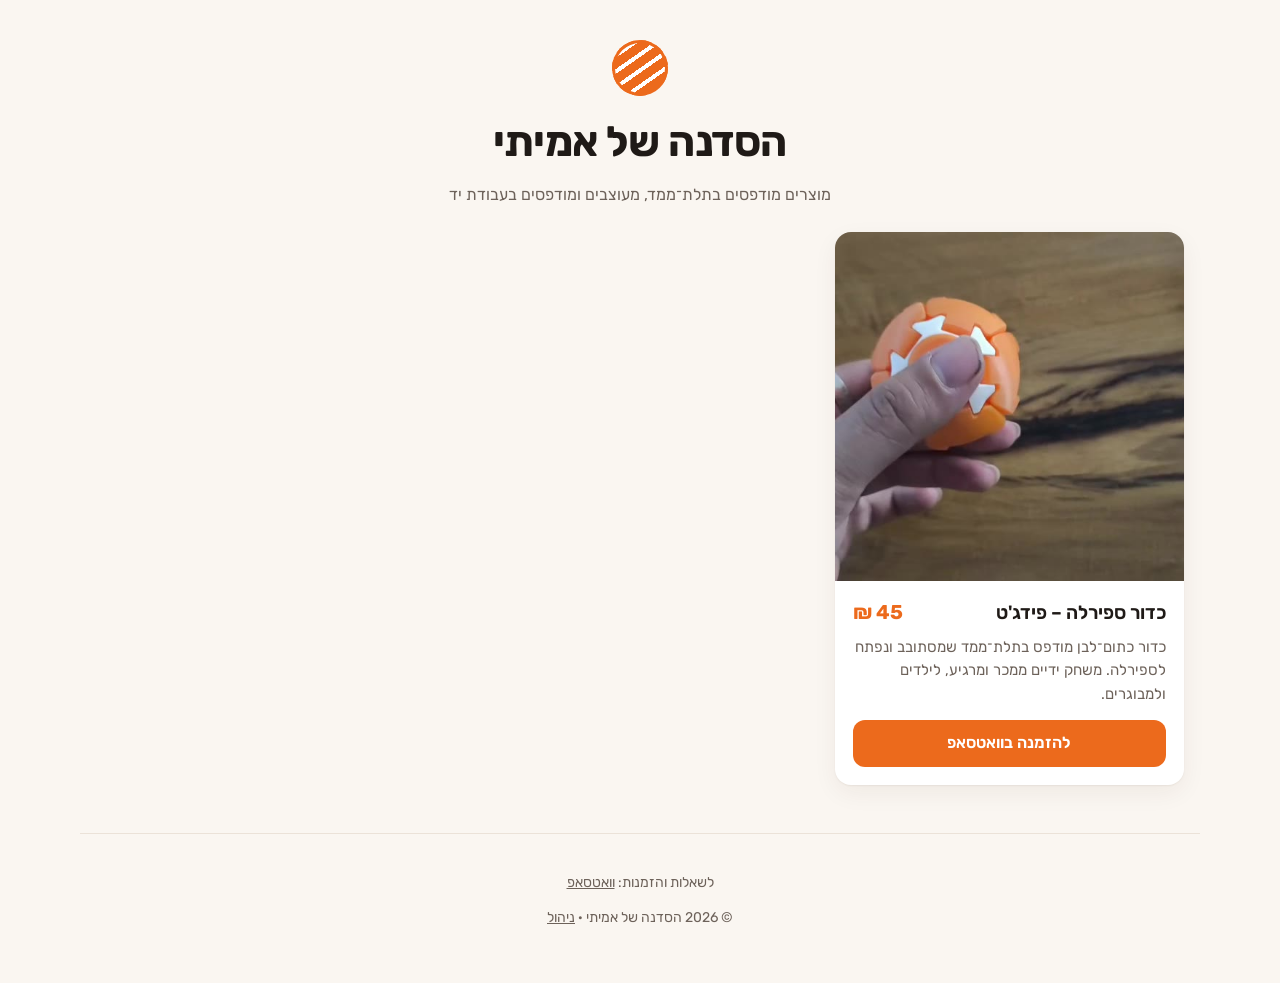
<file: index.html>
<!DOCTYPE html>
<html lang="he" dir="rtl"><head><meta charset="utf-8"><meta http-equiv="refresh" content="0; url=amitai/"><title>הסדנה של אמיתי</title></head>
<body><a href="amitai/">לחנות</a></body></html>
</file>
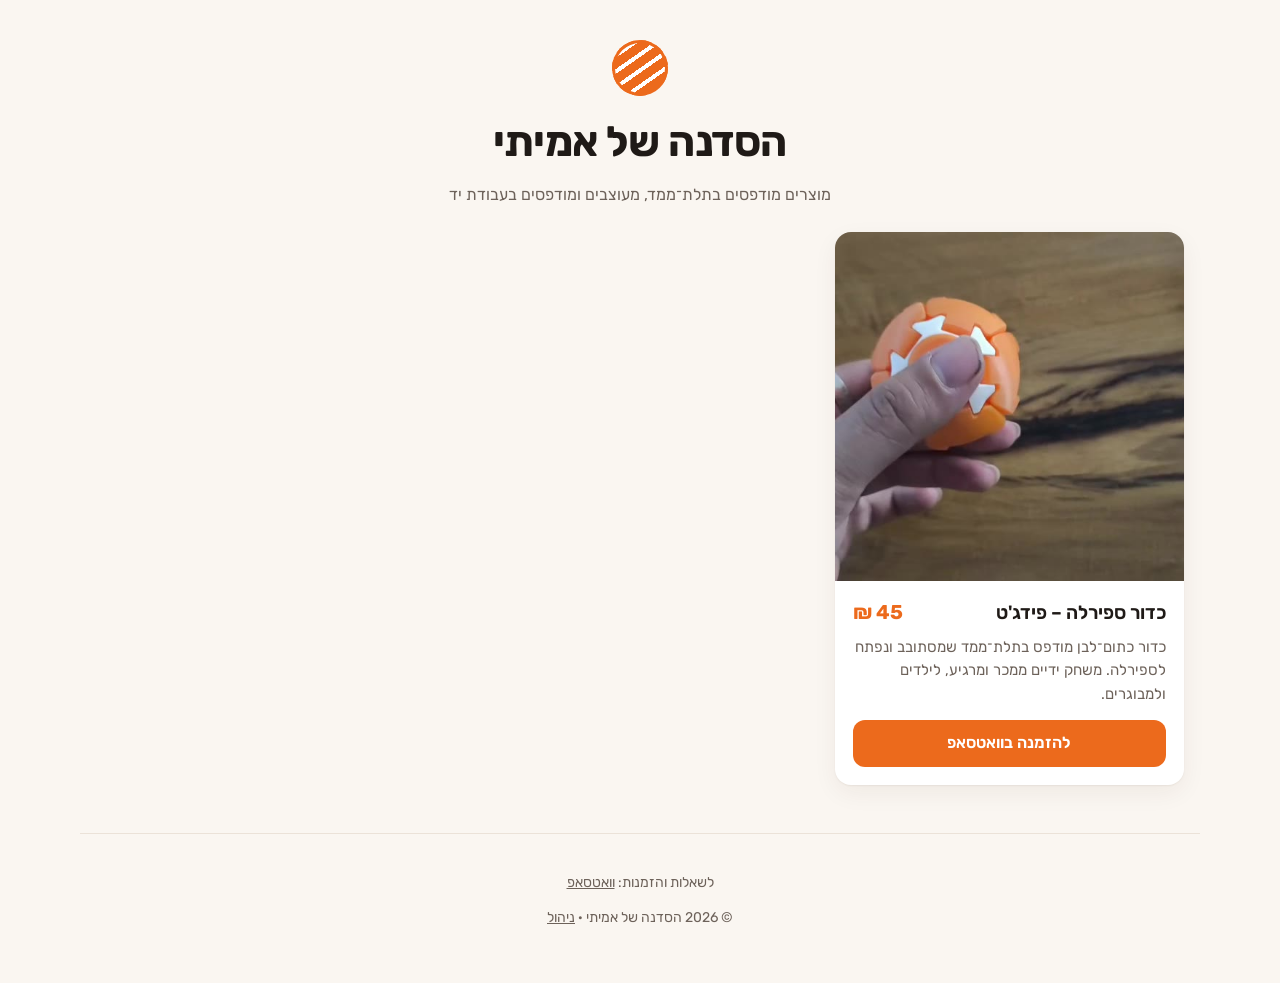
<file: amitai/index.html>
<!DOCTYPE html>
<html lang="he" dir="rtl">
<head>
  <meta charset="utf-8">
  <meta name="viewport" content="width=device-width, initial-scale=1">
  <title>הסדנה של אמיתי – מוצרים בהדפסת תלת־ממד</title>
  <meta name="description" content="מוצרים מקוריים בהדפסת תלת־ממד. הזמנה מהירה בוואטסאפ.">
  <link rel="preconnect" href="https://fonts.googleapis.com">
  <link rel="preconnect" href="https://fonts.gstatic.com" crossorigin>
  <link href="https://fonts.googleapis.com/css2?family=Rubik:wght@400;500;600;700&display=swap" rel="stylesheet">
  <link rel="stylesheet" href="assets/style.css">
</head>
<body>
  <header class="site-header wrap">
    <div class="logo-mark" aria-hidden="true"></div>
    <h1 id="shop-name"></h1>
    <p id="shop-tagline"></p>
  </header>

  <main class="wrap">
    <section class="grid" id="grid" aria-label="מוצרים"></section>
  </main>

  <footer class="site-footer wrap">
    <p id="footer-contact"></p>
    <p>© <span id="year"></span> <span id="footer-name"></span> · <a href="admin.html">ניהול</a></p>
  </footer>

  <script src="config.js"></script>
  <script src="products.js"></script>
  <script src="assets/shop.js"></script>
</body>
</html>
</file>
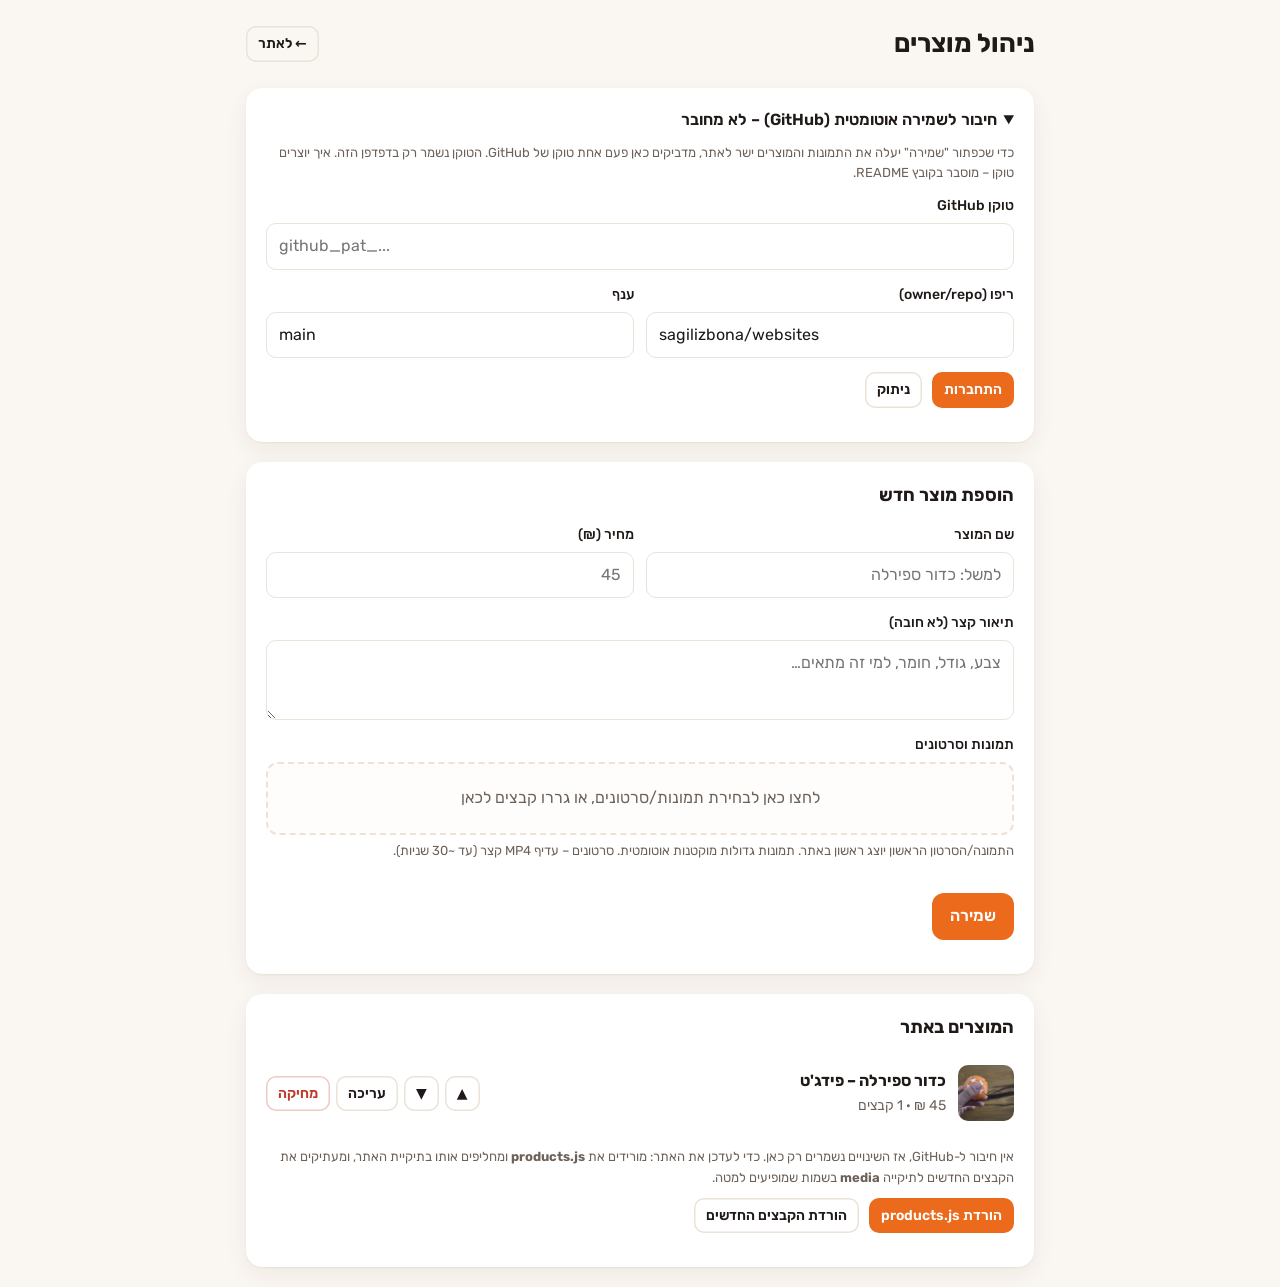
<file: amitai/admin.html>
<!DOCTYPE html>
<html lang="he" dir="rtl">
<head>
  <meta charset="utf-8">
  <meta name="viewport" content="width=device-width, initial-scale=1">
  <meta name="robots" content="noindex">
  <title>ניהול מוצרים</title>
  <link rel="preconnect" href="https://fonts.googleapis.com">
  <link rel="preconnect" href="https://fonts.gstatic.com" crossorigin>
  <link href="https://fonts.googleapis.com/css2?family=Rubik:wght@400;500;600;700&display=swap" rel="stylesheet">
  <link rel="stylesheet" href="assets/style.css">
</head>
<body>
  <div class="wrap" style="max-width: 820px;">
    <header class="admin-header">
      <h1>ניהול מוצרים</h1>
      <a class="btn ghost small" href="index.html">← לאתר</a>
    </header>

    <!-- חיבור ל-GitHub -->
    <section class="panel">
      <details id="gh-box">
        <summary id="gh-summary">חיבור לשמירה אוטומטית (GitHub)</summary>
        <p class="hint" style="margin-top:10px">
          כדי שכפתור "שמירה" יעלה את התמונות והמוצרים ישר לאתר, מדביקים כאן פעם אחת טוקן של GitHub.
          הטוקן נשמר רק בדפדפן הזה. איך יוצרים טוקן – מוסבר בקובץ README.
        </p>
        <div class="field" style="margin-top:12px">
          <label for="gh-token">טוקן GitHub</label>
          <input id="gh-token" type="password" dir="ltr" placeholder="github_pat_..." autocomplete="off">
        </div>
        <div class="row">
          <div class="field"><label for="gh-repo">ריפו (owner/repo)</label><input id="gh-repo" dir="ltr"></div>
          <div class="field"><label for="gh-branch">ענף</label><input id="gh-branch" dir="ltr"></div>
        </div>
        <div class="actions">
          <button class="btn small" id="gh-connect">התחברות</button>
          <button class="btn ghost small" id="gh-disconnect">ניתוק</button>
        </div>
        <p class="status" id="gh-status"></p>
      </details>
    </section>

    <!-- טופס מוצר -->
    <section class="panel">
      <h2 id="form-title">הוספת מוצר חדש</h2>
      <form id="form" autocomplete="off">
        <div class="row">
          <div class="field">
            <label for="f-name">שם המוצר</label>
            <input id="f-name" required placeholder="למשל: כדור ספירלה">
          </div>
          <div class="field">
            <label for="f-price">מחיר (₪)</label>
            <input id="f-price" type="number" min="0" step="1" inputmode="numeric" required placeholder="45">
          </div>
        </div>
        <div class="field">
          <label for="f-desc">תיאור קצר (לא חובה)</label>
          <textarea id="f-desc" placeholder="צבע, גודל, חומר, למי זה מתאים…"></textarea>
        </div>
        <div class="field">
          <label>תמונות וסרטונים</label>
          <div class="drop" id="drop" tabindex="0">
            לחצו כאן לבחירת תמונות/סרטונים, או גררו קבצים לכאן
            <input id="f-files" type="file" accept="image/*,video/*" multiple hidden>
          </div>
          <p class="hint">התמונה/הסרטון הראשון יוצג ראשון באתר. תמונות גדולות מוקטנות אוטומטית. סרטונים – עדיף MP4 קצר (עד ~30 שניות).</p>
          <div class="thumbs" id="thumbs"></div>
        </div>
        <div class="actions">
          <button class="btn" type="submit" id="save-btn">שמירה</button>
          <button class="btn ghost" type="button" id="cancel-btn" hidden>ביטול עריכה</button>
        </div>
        <p class="status" id="save-status"></p>
      </form>
    </section>

    <!-- רשימת מוצרים -->
    <section class="panel">
      <h2>המוצרים באתר</h2>
      <ul class="plist" id="plist"></ul>
      <div id="offline-box" hidden style="margin-top:16px">
        <p class="hint">
          אין חיבור ל-GitHub, אז השינויים נשמרים רק כאן. כדי לעדכן את האתר: מורידים את <b>products.js</b> ומחליפים אותו בתיקיית האתר,
          ומעתיקים את הקבצים החדשים לתיקייה <b>media</b> בשמות שמופיעים למטה.
        </p>
        <div class="actions" style="margin-top:10px">
          <button class="btn small" id="download-btn">הורדת products.js</button>
          <button class="btn ghost small" id="download-media-btn">הורדת הקבצים החדשים</button>
        </div>
        <p class="status" id="pending-list"></p>
      </div>
    </section>
  </div>

  <script src="config.js"></script>
  <script src="products.js"></script>
  <script src="assets/admin.js"></script>
</body>
</html>
</file>
<file: amitai/assets/style.css>
:root {
  --bg: #faf6f1;
  --surface: #ffffff;
  --ink: #1f1a17;
  --muted: #6d625a;
  --line: #ebe2d8;
  --accent: #ec6a1c;
  --accent-ink: #ffffff;
  --accent-soft: #fde9dc;
  --danger: #c0392b;
  --radius: 16px;
  --shadow: 0 1px 2px rgba(60, 40, 20, .06), 0 8px 24px rgba(60, 40, 20, .06);
}

* { box-sizing: border-box; }
[hidden] { display: none !important; }
html { -webkit-text-size-adjust: 100%; }
body {
  margin: 0;
  background: var(--bg);
  color: var(--ink);
  font-family: "Rubik", system-ui, -apple-system, "Segoe UI", Arial, sans-serif;
  line-height: 1.55;
}
img, video { display: block; max-width: 100%; }
a { color: inherit; }
button, input, textarea, select { font: inherit; }

.wrap { max-width: 1120px; margin: 0 auto; padding: 0 16px; }

/* ---------- header ---------- */
.site-header { padding: 40px 0 24px; text-align: center; }
.logo-mark {
  width: 56px; height: 56px; margin: 0 auto 14px; border-radius: 50%;
  background: repeating-linear-gradient(-35deg, var(--accent) 0 9px, #fff 9px 13px);
  box-shadow: inset 0 0 0 3px var(--accent);
}
.site-header h1 { margin: 0; font-size: clamp(28px, 5vw, 42px); font-weight: 700; letter-spacing: -.01em; }
.site-header p { margin: 8px auto 0; color: var(--muted); max-width: 520px; }

/* ---------- product grid ---------- */
.grid {
  display: grid; gap: 20px;
  grid-template-columns: repeat(auto-fill, minmax(260px, 1fr));
  padding-bottom: 48px;
}
.card {
  background: var(--surface); border-radius: var(--radius); overflow: hidden;
  box-shadow: var(--shadow); display: flex; flex-direction: column;
}
.media { position: relative; aspect-ratio: 1 / 1; background: #efe7de; overflow: hidden; }
.media > img, .media > video { width: 100%; height: 100%; object-fit: cover; }
.media .nav {
  position: absolute; top: 50%; transform: translateY(-50%);
  width: 36px; height: 36px; border-radius: 50%; border: 0; cursor: pointer;
  background: rgba(255,255,255,.9); color: var(--ink); font-size: 20px; line-height: 1;
  display: grid; place-items: center; box-shadow: 0 2px 8px rgba(0,0,0,.15);
}
.media .nav.prev { right: 10px; }
.media .nav.next { left: 10px; }
.dots { position: absolute; bottom: 10px; inset-inline: 0; display: flex; justify-content: center; gap: 6px; }
.dots span { width: 7px; height: 7px; border-radius: 50%; background: rgba(255,255,255,.6); box-shadow: 0 0 0 1px rgba(0,0,0,.15); }
.dots span.on { background: #fff; }
.badge {
  position: absolute; top: 10px; right: 10px; background: rgba(0,0,0,.6); color: #fff;
  font-size: 12px; padding: 3px 8px; border-radius: 999px;
}

.card-body { padding: 16px 18px 18px; display: flex; flex-direction: column; gap: 8px; flex: 1; }
.card-top { display: flex; justify-content: space-between; align-items: baseline; gap: 12px; }
.card h2 { margin: 0; font-size: 19px; font-weight: 600; }
.price { font-weight: 700; font-size: 20px; color: var(--accent); white-space: nowrap; }
.desc { margin: 0; color: var(--muted); font-size: 15px; flex: 1; }

.btn {
  display: inline-flex; align-items: center; justify-content: center; gap: 8px;
  padding: 11px 18px; border-radius: 12px; border: 0; cursor: pointer;
  background: var(--accent); color: var(--accent-ink); font-weight: 600; text-decoration: none;
  transition: filter .15s;
}
.btn:hover { filter: brightness(1.06); }
.btn.ghost { background: transparent; color: var(--ink); box-shadow: inset 0 0 0 1.5px var(--line); }
.btn.danger { background: transparent; color: var(--danger); box-shadow: inset 0 0 0 1.5px #f0c9c4; }
.btn.small { padding: 7px 12px; font-size: 14px; border-radius: 10px; }
.card .btn { margin-top: 6px; }

.empty { text-align: center; color: var(--muted); padding: 60px 0; }

.site-footer { border-top: 1px solid var(--line); padding: 24px 0 40px; text-align: center; color: var(--muted); font-size: 14px; }
.site-footer a { color: var(--muted); }

/* ---------- admin ---------- */
.admin-header { display: flex; align-items: center; justify-content: space-between; gap: 12px; padding: 24px 0; flex-wrap: wrap; }
.admin-header h1 { margin: 0; font-size: 26px; }
.panel { background: var(--surface); border-radius: var(--radius); box-shadow: var(--shadow); padding: 20px; margin-bottom: 20px; }
.panel h2 { margin: 0 0 14px; font-size: 18px; }
.field { display: flex; flex-direction: column; gap: 6px; margin-bottom: 14px; }
.field label { font-weight: 500; font-size: 14px; }
.field input, .field textarea {
  border: 1.5px solid var(--line); border-radius: 10px; padding: 10px 12px; background: #fff; color: var(--ink); width: 100%;
}
.field input:focus, .field textarea:focus { outline: none; border-color: var(--accent); }
.field textarea { min-height: 80px; resize: vertical; }
.hint { color: var(--muted); font-size: 13px; margin: 0; }
.row { display: grid; gap: 12px; grid-template-columns: 1fr 1fr; }
@media (max-width: 560px) { .row { grid-template-columns: 1fr; } }

.drop {
  border: 2px dashed var(--line); border-radius: 12px; padding: 22px; text-align: center; color: var(--muted);
  cursor: pointer; background: #fffdfb;
}
.drop.over { border-color: var(--accent); background: var(--accent-soft); }
.thumbs { display: flex; flex-wrap: wrap; gap: 10px; margin-top: 12px; }
.thumb { position: relative; width: 96px; height: 96px; border-radius: 10px; overflow: hidden; background: #eee; }
.thumb img, .thumb video { width: 100%; height: 100%; object-fit: cover; }
.thumb .x {
  position: absolute; top: 4px; left: 4px; width: 24px; height: 24px; border-radius: 50%; border: 0;
  background: rgba(0,0,0,.65); color: #fff; cursor: pointer; line-height: 1;
}
.thumb .tag { position: absolute; bottom: 4px; right: 4px; background: rgba(0,0,0,.6); color: #fff; font-size: 11px; padding: 1px 6px; border-radius: 6px; }

.plist { list-style: none; margin: 0; padding: 0; }
.plist li { display: flex; align-items: center; gap: 12px; padding: 10px 0; border-bottom: 1px solid var(--line); }
.plist li:last-child { border-bottom: 0; }
.plist .pic { width: 56px; height: 56px; border-radius: 10px; overflow: hidden; background: #eee; flex: none; }
.plist .pic img, .plist .pic video { width: 100%; height: 100%; object-fit: cover; }
.plist .info { flex: 1; min-width: 0; }
.plist .info strong { display: block; overflow: hidden; text-overflow: ellipsis; white-space: nowrap; }
.plist .info span { color: var(--muted); font-size: 14px; }
.plist .acts { display: flex; gap: 6px; flex-wrap: wrap; justify-content: flex-end; }

.actions { display: flex; gap: 10px; flex-wrap: wrap; }
.status { margin-top: 12px; font-size: 14px; white-space: pre-line; }
.status.ok { color: #1e7b3a; }
.status.err { color: var(--danger); }
details summary { cursor: pointer; font-weight: 600; }
</file>
